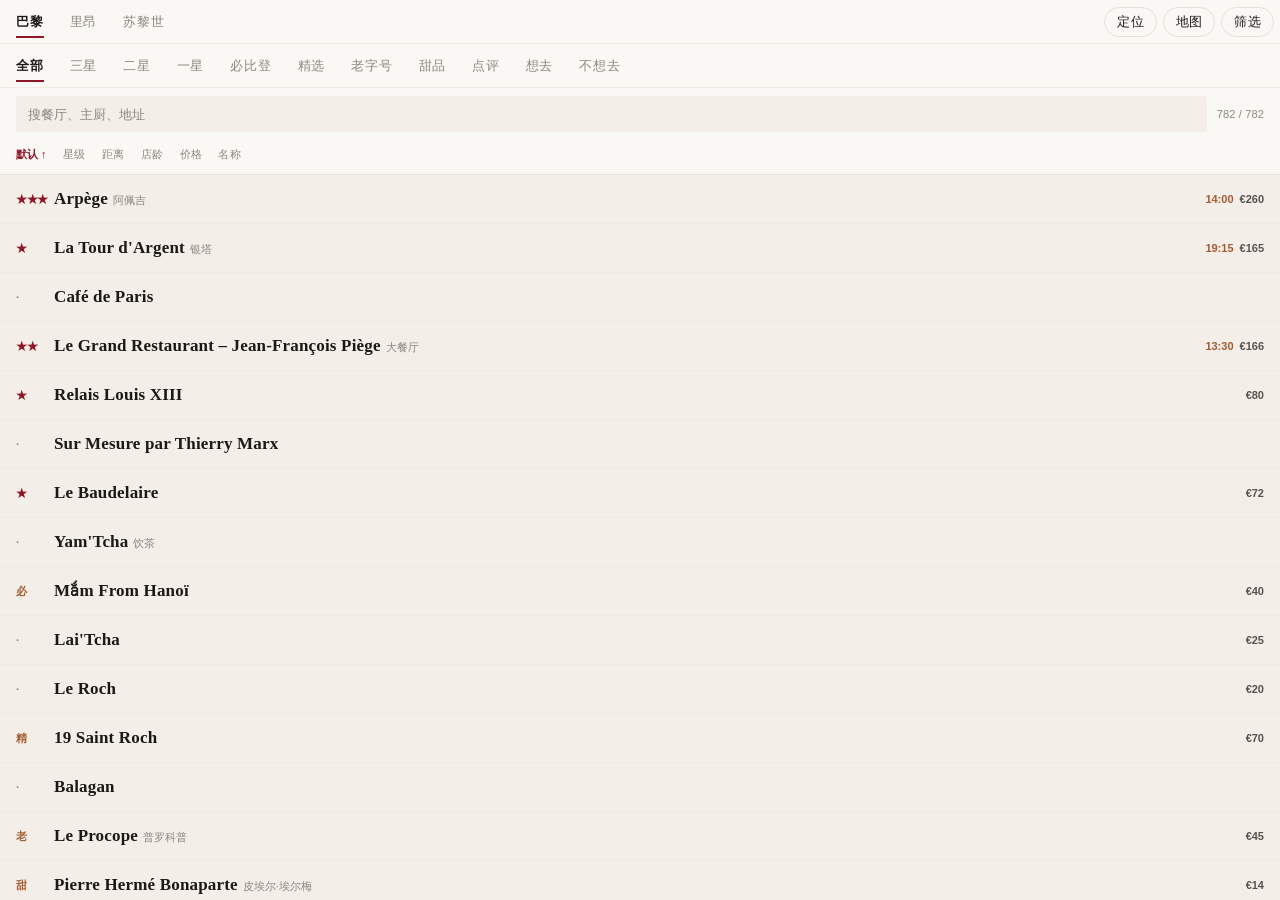
<file: next/index.html>
<!doctype html>
<html lang="zh-CN">
  <head>
    <meta charset="utf-8" />
    <meta name="viewport" content="width=device-width, initial-scale=1, viewport-fit=cover" />
    <meta name="apple-mobile-web-app-capable" content="yes" />
    <meta name="apple-mobile-web-app-status-bar-style" content="default" />
    <meta name="theme-color" content="#f3efe8" />
    <title>工作笔记</title>
    <script type="module" crossorigin src="./assets/index-2c4ZfEtn.js"></script>
    <link rel="stylesheet" crossorigin href="./assets/index-B7lNpU19.css">
  <link rel="manifest" href="./manifest.webmanifest"><script id="vite-plugin-pwa:register-sw" src="./registerSW.js"></script></head>
  <body>
    <div id="root"></div>
  </body>
</html>
</file>
<file: next/assets/index-B7lNpU19.css>
:root{--paper:#f3efe8;--card:#faf8f4;--card-raise:#fffdfa;--ink:#1a1917;--ink-soft:#57524b;--muted:#8c867e;--line:#e6e0d8;--line-soft:#efeae2;--red:#8f1626;--red-ink:#fff8f2;--red-wash:#f7ebe9;--gold:#a65c32;--green:#3d6b5a;--t-xs:11px;--t-sm:13px;--t-md:15px;--t-lg:17px;--t-xl:22px;--serif:"Iowan Old Style", Palatino, "Songti SC", STSong, "Noto Serif SC", Georgia, serif;--sans:"PingFang SC", "Hiragino Sans GB", -apple-system, BlinkMacSystemFont, sans-serif;--pad:16px;--row:48px;--tap:44px;--radius:3px;--radius-lg:14px;--in:90ms;--out:.18s;--ease:cubic-bezier(.22, 1, .36, 1);--spring:cubic-bezier(.34, 1.4, .64, 1);--sheet-shadow:0 -8px 40px #1a19172e;--pop-shadow:0 12px 36px #1a191729}*{box-sizing:border-box}html,body,#root{height:100%}body{background:var(--paper);color:var(--ink);font:var(--t-md) / 1.5 var(--sans);letter-spacing:.01em;-webkit-text-size-adjust:100%;-webkit-tap-highlight-color:transparent;overscroll-behavior-y:none;margin:0}.tap{touch-action:manipulation;-webkit-user-select:none;user-select:none;position:relative}.tap:after{content:"";width:max(100%, var(--tap));height:max(100%, var(--tap));position:absolute;top:50%;left:50%;transform:translate(-50%,-50%)}button{appearance:none;font:inherit;color:inherit;cursor:pointer;background:0 0;border:0;margin:0}.press{transition:background var(--out) var(--ease), color var(--out) var(--ease), transform var(--out) var(--spring)}.press:active{transition-duration:var(--in);transform:scale(.97)}@media (hover:hover) and (pointer:fine){.press:hover{background:var(--line-soft)}}.pill{background:var(--card);border:1px solid var(--line);height:30px;font-size:var(--t-sm);letter-spacing:.02em;white-space:nowrap;border-radius:15px;justify-content:center;align-items:center;gap:4px;padding:0 12px;font-weight:500;display:inline-flex}.pill[aria-pressed=true],.pill.on{background:var(--red);border-color:var(--red);color:var(--red-ink)}.tab{height:var(--tap);color:var(--muted);font-size:var(--t-sm);letter-spacing:.06em;white-space:nowrap;transition:color var(--out) var(--ease);padding:0 10px;font-weight:500;position:relative}.tab[aria-selected=true]{color:var(--ink);font-weight:600}.tab:before{content:"";background:var(--red);transform-origin:50%;height:1.5px;transition:transform .24s var(--ease);position:absolute;bottom:6px;left:10px;right:10px;transform:scaleX(0)}.tab[aria-selected=true]:before{transform:scaleX(1)}.tab:active{color:var(--ink)}.scroll-x{-webkit-overflow-scrolling:touch;scrollbar-width:none;scroll-snap-type:x proximity;align-items:center;gap:6px;display:flex;overflow-x:auto}.scroll-x::-webkit-scrollbar{display:none}.sr{clip-path:inset(50%);white-space:nowrap;width:1px;height:1px;position:absolute;overflow:hidden}@media (prefers-reduced-motion:reduce){*,:before,:after{transition-duration:.01ms!important;animation-duration:.01ms!important}}.app{flex-direction:column;height:100%;display:flex}.top{background:var(--card);border-bottom:1px solid var(--line);padding-top:env(safe-area-inset-top);flex:none}.top-row{height:var(--tap);padding:0 calc(var(--pad) - 10px);border-bottom:1px solid var(--line-soft)}.top-spacer{flex:1;min-width:8px}.top-row .pill{scroll-snap-align:end;flex:none}.top-row .tab{scroll-snap-align:start}.top-search{padding:8px var(--pad) 6px;align-items:center;gap:10px;display:flex}.search{border-radius:var(--radius);background:var(--paper);min-width:0;height:36px;color:var(--ink);font:var(--t-sm) / 1 var(--sans);transition:background var(--out) var(--ease), box-shadow var(--out) var(--ease);border:0;outline:none;flex:1;padding:0 12px}.search::placeholder{color:var(--muted)}.search:focus{background:var(--card-raise);box-shadow:inset 0 0 0 1.5px var(--red)}.search::-webkit-search-cancel-button{appearance:none}.count{color:var(--muted);font-size:var(--t-xs);font-variant-numeric:tabular-nums;flex:none}.sortbar{padding:0 calc(var(--pad) - 8px) 4px;gap:0}.sort{height:32px;color:var(--muted);font-size:var(--t-xs);letter-spacing:.04em;transition:color var(--out) var(--ease);flex:none;padding:0 8px;font-weight:500}.sort.on{color:var(--red);font-weight:600}.sort i{margin-left:2px;font-style:normal}.sort:active{color:var(--ink)}.main{flex:1;min-height:0}.list{-webkit-overflow-scrolling:touch;overscroll-behavior-y:contain;height:100%;padding-bottom:max(24px, env(safe-area-inset-bottom));overflow-y:auto}.list-inner{width:100%;position:relative}.list-slot{width:100%;position:absolute;top:0;left:0}.list-empty{color:var(--muted);font-size:var(--t-sm);flex-direction:column;align-items:center;gap:14px;padding:64px 24px;display:flex}.row{border-bottom:1px solid var(--line-soft);transition:background var(--out) var(--ease);background:0 0}.row.want{background:var(--red-wash)}.row.skip,.row.done{color:var(--muted)}.row.open{background:var(--card-raise);border-bottom-color:var(--line)}.row-hit{width:100%;min-height:var(--row);padding:0 var(--pad);text-align:left;touch-action:pan-y;align-items:center;gap:8px;display:flex}.row-hit:active{background:#8f16260f;transform:none}.row.open .row-hit:active{background:0 0}.row-star{width:30px;color:var(--red);font-size:var(--t-xs);letter-spacing:-.5px;font-variant-numeric:tabular-nums;flex:none;font-weight:700}.row-star.sbib,.row-star.ssel,.row-star.splate,.row-star.sold,.row-star.ssweet,.row-star.seat{color:var(--gold);letter-spacing:0}.row-star.s0{color:var(--muted)}.row-main{flex:1;align-items:baseline;gap:5px;min-width:0;display:flex;overflow:hidden}.row-name{white-space:nowrap;text-overflow:ellipsis;min-width:0;font-family:var(--serif);font-size:var(--t-lg);letter-spacing:.01em;color:var(--ink);font-weight:600;overflow:hidden}.row.done .row-name{color:var(--muted);text-decoration:line-through}.row.skip .row-name{color:var(--muted)}.row-zh{color:var(--muted);font-size:var(--t-xs);flex:none}.row-meta{color:var(--muted);font-size:var(--t-xs);font-variant-numeric:tabular-nums;flex:none;align-items:center;gap:6px;display:flex}.row-when,.row-book{color:var(--gold);font-style:normal;font-weight:650}.row-price{color:var(--ink-soft);font-weight:550}.row-detail{overflow:hidden}.row-detail-inner{padding:2px var(--pad) 16px}.row-chef,.row-addr{color:var(--muted);font-size:var(--t-sm);margin:0 0 4px}.row-acts{flex-wrap:wrap;gap:6px;margin:10px 0;display:flex}.row-memo{border:1px solid var(--line);border-radius:var(--radius);background:var(--paper);width:100%;height:38px;font:var(--t-sm) / 1 var(--sans);color:var(--ink);outline:none;padding:0 12px}.row-memo:focus{border-color:var(--red);background:var(--card-raise)}.row-kv{gap:6px;margin:12px 0 0;display:grid}.row-kv .kv{font-size:var(--t-sm);grid-template-columns:3.4em 1fr;align-items:baseline;gap:10px;line-height:1.55;display:grid}.row-kv dt{color:var(--muted);font-size:var(--t-xs)}.row-kv dd{overflow-wrap:break-word;min-width:0;margin:0}.row-kv .tag{background:var(--red-wash);color:var(--gold);font-size:var(--t-xs);border-radius:2px;margin:0 2px 2px 0;padding:0 6px;font-weight:550;display:inline-block}.row-kv a{color:var(--red);border-bottom:1px solid;text-decoration:none}.row-links{flex-wrap:wrap;gap:8px 16px;margin-top:14px;display:flex}.link{color:var(--red);font-size:var(--t-sm);letter-spacing:.02em;font-weight:600;text-decoration:none}.link:active{opacity:.6}.map,.map-canvas{width:100%;height:100%;position:relative}.map-loading{height:100%;color:var(--muted);font-size:var(--t-sm);place-items:center;display:grid}.pin{width:14px;height:14px;transition:transform .14s var(--spring);border:2px solid #fff;border-radius:50%;padding:0;box-shadow:0 1px 5px #00000059}.pin:active{transform:scale(1.5)}.map-note{color:var(--ink-soft);font-size:var(--t-xs);background:#faf8f4f0;border-radius:8px;margin:0;padding:5px 10px;position:absolute;bottom:8px;left:8px}.maplibregl-ctrl-attrib{font-size:10px}.scrim{z-index:900;-webkit-backdrop-filter:blur(20px)saturate(120%);backdrop-filter:blur(20px)saturate(120%);background:#14110f52;border:0;width:100%;position:fixed;inset:0}.sheet{z-index:950;background:var(--card);border-radius:var(--radius-lg) var(--radius-lg) 0 0;max-height:86vh;box-shadow:var(--sheet-shadow);padding-bottom:env(safe-area-inset-bottom);flex-direction:column;display:flex;position:fixed;bottom:0;left:0;right:0}.sheet-grip{background:var(--line);border-radius:2px;width:36px;height:4px;margin:8px auto 0}.sheet-head{padding:10px var(--pad);justify-content:space-between;align-items:center;display:flex}.sheet-head h2{font:600 var(--t-lg) / 1.2 var(--serif);margin:0}.sheet-body{-webkit-overflow-scrolling:touch;padding:4px var(--pad) 20px;overflow-y:auto}.field{align-items:center;gap:12px;margin-bottom:12px;display:flex}.field>span{width:3em;color:var(--muted);font-size:var(--t-xs);letter-spacing:.06em;flex:none}.field select{min-width:0;height:var(--tap);border:1px solid var(--line);border-radius:var(--radius);background:var(--paper);color:var(--ink);font:var(--t-sm) / 1 var(--sans);appearance:none;background-image:url("data:image/svg+xml,%3Csvg xmlns='http://www.w3.org/2000/svg' width='16' height='16' viewBox='0 0 24 24' fill='none' stroke='%238c867e' stroke-width='2'%3E%3Cpath d='M6 9l6 6 6-6'/%3E%3C/svg%3E");background-position:right 12px center;background-repeat:no-repeat;flex:1;padding:0 34px 0 12px}.tools{border-top:1px solid var(--line);margin-top:18px;padding-top:14px}.tools-note{color:var(--muted);font-size:var(--t-xs);margin:0 0 10px;line-height:1.6}.tools-row{flex-wrap:wrap;gap:8px;display:flex}.tools-row .pill:disabled{opacity:.4}.toast{left:50%;bottom:max(20px, calc(env(safe-area-inset-bottom) + 14px));z-index:1000;max-width:min(88vw,420px);color:var(--red-ink);font-size:var(--t-sm);text-align:center;box-shadow:var(--pop-shadow);background:#1a1917f0;border-radius:10px;padding:10px 16px;font-weight:550;position:fixed;translate:-50%}.toast.bad{background:var(--red)}.boot{padding:calc(env(safe-area-inset-top) + 28px) var(--pad) 0}.boot-mark{font:600 var(--t-xl) / 1 var(--serif);letter-spacing:.22em;color:var(--red);margin-bottom:22px}.boot-row{background:linear-gradient(90deg, var(--line-soft) 25%, var(--line) 50%, var(--line-soft) 75%);height:18px;animation:boot-shimmer 1.4s var(--ease) infinite;background-size:300% 100%;border-radius:3px;margin-bottom:30px}.boot-row:nth-child(2n){width:72%}@keyframes boot-shimmer{0%{background-position:150% 0}to{background-position:-150% 0}}
</file>
